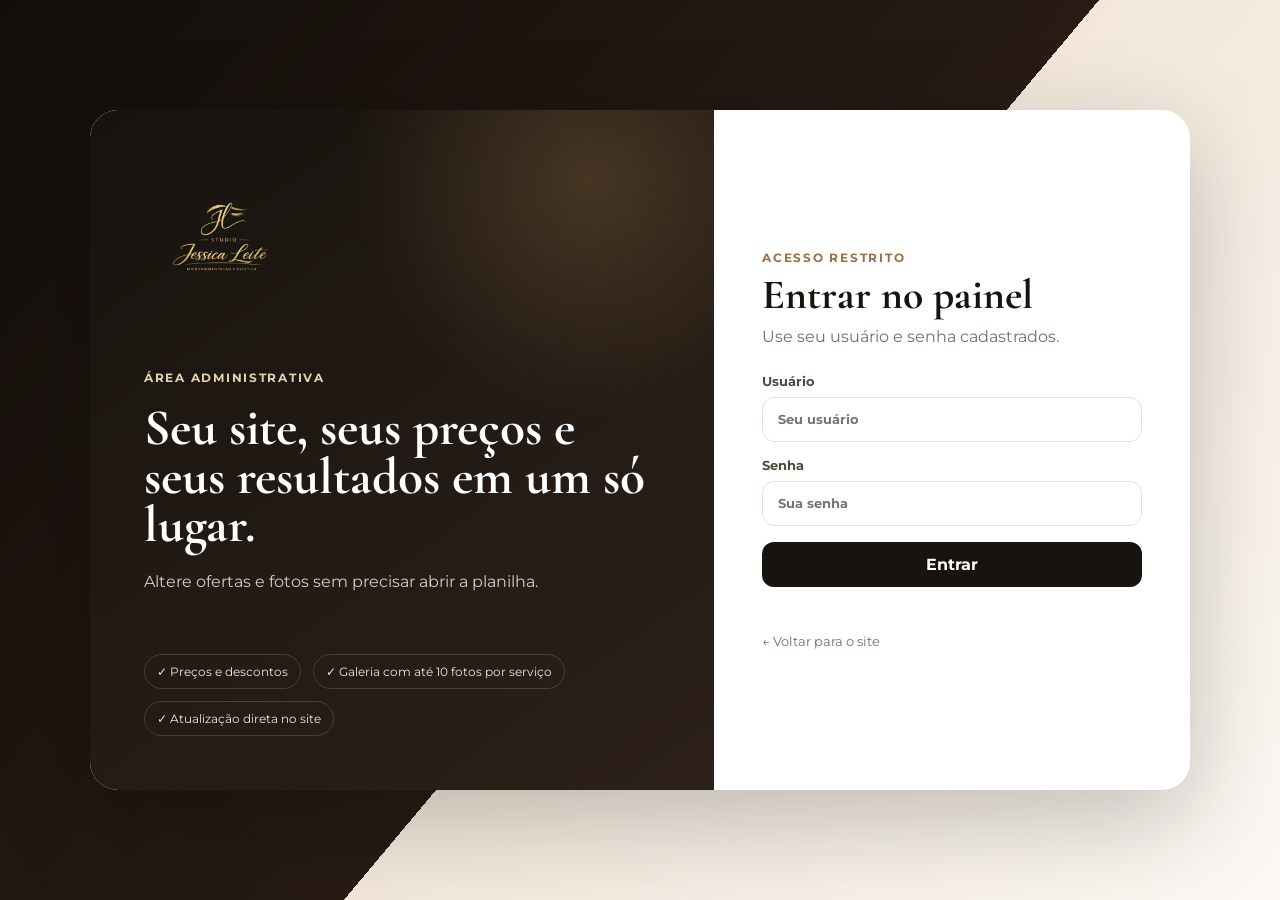
<file: admin.html>
<!DOCTYPE html>
<html lang="pt-BR">
<head>
  <meta charset="UTF-8">
  <meta name="viewport" content="width=device-width, initial-scale=1.0">
  <meta name="robots" content="noindex,nofollow">
  <meta name="theme-color" content="#15110e">
  <title>Painel | Studio Jessica Leite</title>
  <link rel="preconnect" href="https://fonts.googleapis.com">
  <link rel="preconnect" href="https://fonts.gstatic.com" crossorigin>
  <link href="https://fonts.googleapis.com/css2?family=Cormorant+Garamond:wght@600;700&family=Montserrat:wght@400;500;600;700&display=swap" rel="stylesheet">
  <link rel="stylesheet" href="admin.css?v=29">
</head>
<body>
  <section id="loginScreen" class="login-screen">
    <div class="login-shell">
      <div class="login-brand-panel">
        <a href="index.html" class="brand"><img src="assets/logo-novo.png" alt="Studio Jessica Leite"></a>
        <div class="login-copy">
          <span class="eyebrow">Área administrativa</span>
          <h1>Seu site, seus preços e seus resultados em um só lugar.</h1>
          <p>Altere ofertas e fotos sem precisar abrir a planilha.</p>
        </div>
        <div class="login-points">
          <span>✓ Preços e descontos</span>
          <span>✓ Galeria com até 10 fotos por serviço</span>
          <span>✓ Atualização direta no site</span>
        </div>
      </div>

      <form id="loginForm" class="login-card">
        <span class="mini-label">Acesso restrito</span>
        <h2>Entrar no painel</h2>
        <p>Use seu usuário e senha cadastrados.</p>
        <label>Usuário<input name="usuario" autocomplete="username" required placeholder="Seu usuário"></label>
        <label>Senha<input name="senha" type="password" autocomplete="current-password" required placeholder="Sua senha"></label>
        <button class="btn primary" type="submit">Entrar</button>
        <small id="loginMsg" class="form-message"></small>
        <a class="back-link" href="index.html">← Voltar para o site</a>
      </form>
    </div>
  </section>

  <div id="app" class="app hidden">
    <aside id="sidebar" class="sidebar">
      <div class="side-brand"><img src="assets/logo-novo.png" alt="Studio Jessica Leite"></div>
      <nav>
        <button class="nav-btn active" data-view="procedimentos"><span>✦</span> Procedimentos</button>
        <button class="nav-btn" data-view="clientes"><span>◎</span> Clientes</button>
        <button class="nav-btn" data-view="seguranca"><span>⌁</span> Segurança</button>
      </nav>
      <div class="side-bottom">
        <a href="index.html" target="_blank" rel="noopener">Ver site ↗</a>
        <button id="logoutBtn" type="button">Sair</button>
      </div>
    </aside>

    <main class="main">
      <header class="topbar">
        <button id="menuBtn" class="menu-btn" aria-label="Abrir menu">☰</button>
        <div><strong>Painel Studio Jessica Leite</strong><small id="userInfo"></small></div>
        <a href="index.html" target="_blank" rel="noopener" class="top-site-link">Abrir site ↗</a>
      </header>

      <div class="content">
        <section id="view-procedimentos" class="view active">
          <div class="page-heading">
            <div><span class="eyebrow dark">Conteúdo do site</span><h1>Procedimentos</h1><p>Hoje você tem Micropigmentação, Design, Cílios e Brow Lamination. Edite os serviços atuais ou crie uma nova aba sempre que precisar.</p></div>
            <div class="heading-actions"><button id="addProcedureBtn" class="btn primary" type="button">+ Novo procedimento</button><button id="refreshBtn" class="btn secondary" type="button">Atualizar dados</button></div>
          </div>

          <div id="summaryCards" class="summary-grid"></div>

          <div class="workspace">
            <aside class="service-switcher" id="serviceSwitcher"></aside>

            <section class="editor-panel">
              <div class="editor-head">
                <div><span class="mini-label">Editando</span><h2 id="editorTitle">Procedimento</h2></div>
                <span id="saveStatus" class="save-status">Dados sincronizados</span>
              </div>

              <form id="procedureForm">
                <div class="form-grid">
                  <label class="span-2">Nome do procedimento<input name="nome" maxlength="120" required></label>
                  <label>Preço original (de)<div class="money-input"><span>R$</span><input name="precoOriginal" inputmode="decimal" placeholder="1.000,00"></div></label>
                  <label>Preço principal<div class="money-input"><span>R$</span><input name="precoPromocional" inputmode="decimal" placeholder="500,00"></div></label>
                  <div class="discount-preview"><span>Desconto automático</span><strong id="discountPreview">—</strong><small id="discountHelper">Preencha os dois valores.</small></div>
                  <label>Como mostrar o preço<select name="tipoPreco"><option value="A partir de">A partir de</option><option value="Por">Por</option></select><small class="field-help">Escolha se o site vai mostrar “A partir de R$ ...” ou “Por R$ ...”.</small></label>
                  <label>Observação do preço<input name="observacaoPreco" maxlength="120" placeholder="Ex.: por sessão, manutenção, valor inicial"><small class="field-help">Essa observação aparece abaixo do valor.</small></label>
                  <label class="span-2">Descrição<textarea name="descricao" rows="4" maxlength="900" placeholder="Descrição curta do procedimento"></textarea></label>
                  <label class="toggle-row span-2"><span><strong>Mostrar no site</strong><small>Desative para ocultar temporariamente esse procedimento.</small></span><input name="ativo" type="checkbox"><i></i></label>
                </div>

                <div class="preview-card">
                  <div><span>Prévia da oferta</span><strong id="previewName">Procedimento</strong></div>
                  <div class="preview-price"><del id="previewOld"></del><b id="previewCurrent">Consultar</b><em id="previewBadge"></em><small id="previewNote"></small></div>
                </div>

                <div class="form-actions"><button class="btn primary" type="submit">Salvar alterações</button></div>
                <small id="formMsg" class="form-message"></small>
              </form>

              <div class="gallery-admin">
                <div class="gallery-admin-head">
                  <div><span class="mini-label">Galeria do procedimento</span><h3>Fotos no site</h3><p>Você pode manter até 10 imagens. O painel envia as fotos para o Google Drive automaticamente.</p></div>
                  <div class="photo-counter"><strong id="photoCount">0</strong><span>/ 10</span></div>
                </div>

                <div id="photoGrid" class="photo-grid-admin"></div>

                <div class="upload-box">
                  <label class="upload-picker">Adicionar fotos<input id="imageInput" type="file" accept="image/*" multiple></label>
                  <div class="upload-copy"><strong>Escolha até 5 por vez</strong><small>As imagens são otimizadas antes do envio.</small></div>
                  <button id="uploadBtn" class="btn secondary" type="button" disabled>Enviar fotos</button>
                </div>
                <div id="selectedFiles" class="selected-files"></div>
                <small id="uploadMsg" class="form-message"></small>
              </div>
            </section>
          </div>
        </section>

        <section id="view-clientes" class="view">
          <div class="page-heading">
            <div><span class="eyebrow dark">Leads do site</span><h1>Clientes interessados</h1><p>Todos que preencherem o formulário antes do WhatsApp aparecem aqui para você poder retornar o contato.</p></div>
            <button id="refreshLeadsBtn" class="btn secondary" type="button">Atualizar clientes</button>
          </div>

          <div class="lead-admin-summary">
            <article><span>Total de contatos</span><strong id="leadTotal">0</strong></article>
            <article><span>Novos</span><strong id="leadNew">0</strong></article>
            <article><span>Agendados</span><strong id="leadScheduled">0</strong></article>
          </div>

          <div class="lead-admin-card">
            <div class="lead-toolbar">
              <input id="leadSearch" type="search" placeholder="Buscar por nome, telefone ou procedimento">
              <select id="leadStatusFilter">
                <option value="">Todos os status</option>
                <option value="Novo">Novo</option>
                <option value="Contatado">Contatado</option>
                <option value="Agendado">Agendado</option>
                <option value="Sem resposta">Sem resposta</option>
              </select>
            </div>
            <div id="leadList" class="lead-list"><div class="lead-empty">Carregando clientes...</div></div>
            <small id="leadsMsg" class="form-message"></small>
          </div>
        </section>

        <section id="view-seguranca" class="view">
          <div class="page-heading"><div><span class="eyebrow dark">Conta</span><h1>Segurança</h1><p>Altere sua senha de acesso ao painel.</p></div></div>
          <form id="passwordForm" class="security-card">
            <label>Senha atual<input name="senhaAtual" type="password" autocomplete="current-password" required></label>
            <label>Nova senha<input name="novaSenha" type="password" minlength="6" autocomplete="new-password" required></label>
            <label>Confirmar nova senha<input name="confirmarSenha" type="password" minlength="6" autocomplete="new-password" required></label>
            <button class="btn primary" type="submit">Alterar senha</button>
            <small id="passwordMsg" class="form-message"></small>
          </form>
        </section>
      </div>
    </main>
  </div>


  <div id="procedureModal" class="admin-modal" aria-hidden="true">
    <div class="admin-modal-backdrop" data-close-procedure-modal></div>
    <form id="newProcedureForm" class="admin-modal-card">
      <button class="admin-modal-close" type="button" data-close-procedure-modal aria-label="Fechar">×</button>
      <span class="mini-label">Novo campo no site</span>
      <h2>Adicionar procedimento</h2>
      <p>O painel cria uma nova aba na planilha e o serviço passa a aparecer automaticamente no site.</p>
      <label>Nome do procedimento<input name="nome" maxlength="120" required placeholder="Ex.: Lash Lifting"></label>
      <label>Descrição curta<textarea name="descricao" rows="3" maxlength="900" placeholder="Descreva o resultado ou diferencial"></textarea></label>
      <button class="btn primary" type="submit">Criar procedimento</button>
      <small id="newProcedureMsg" class="form-message"></small>
    </form>
  </div>

  <div id="toast" class="toast"></div>
  <script src="admin.js?v=290"></script>
</body>
</html>
</file>
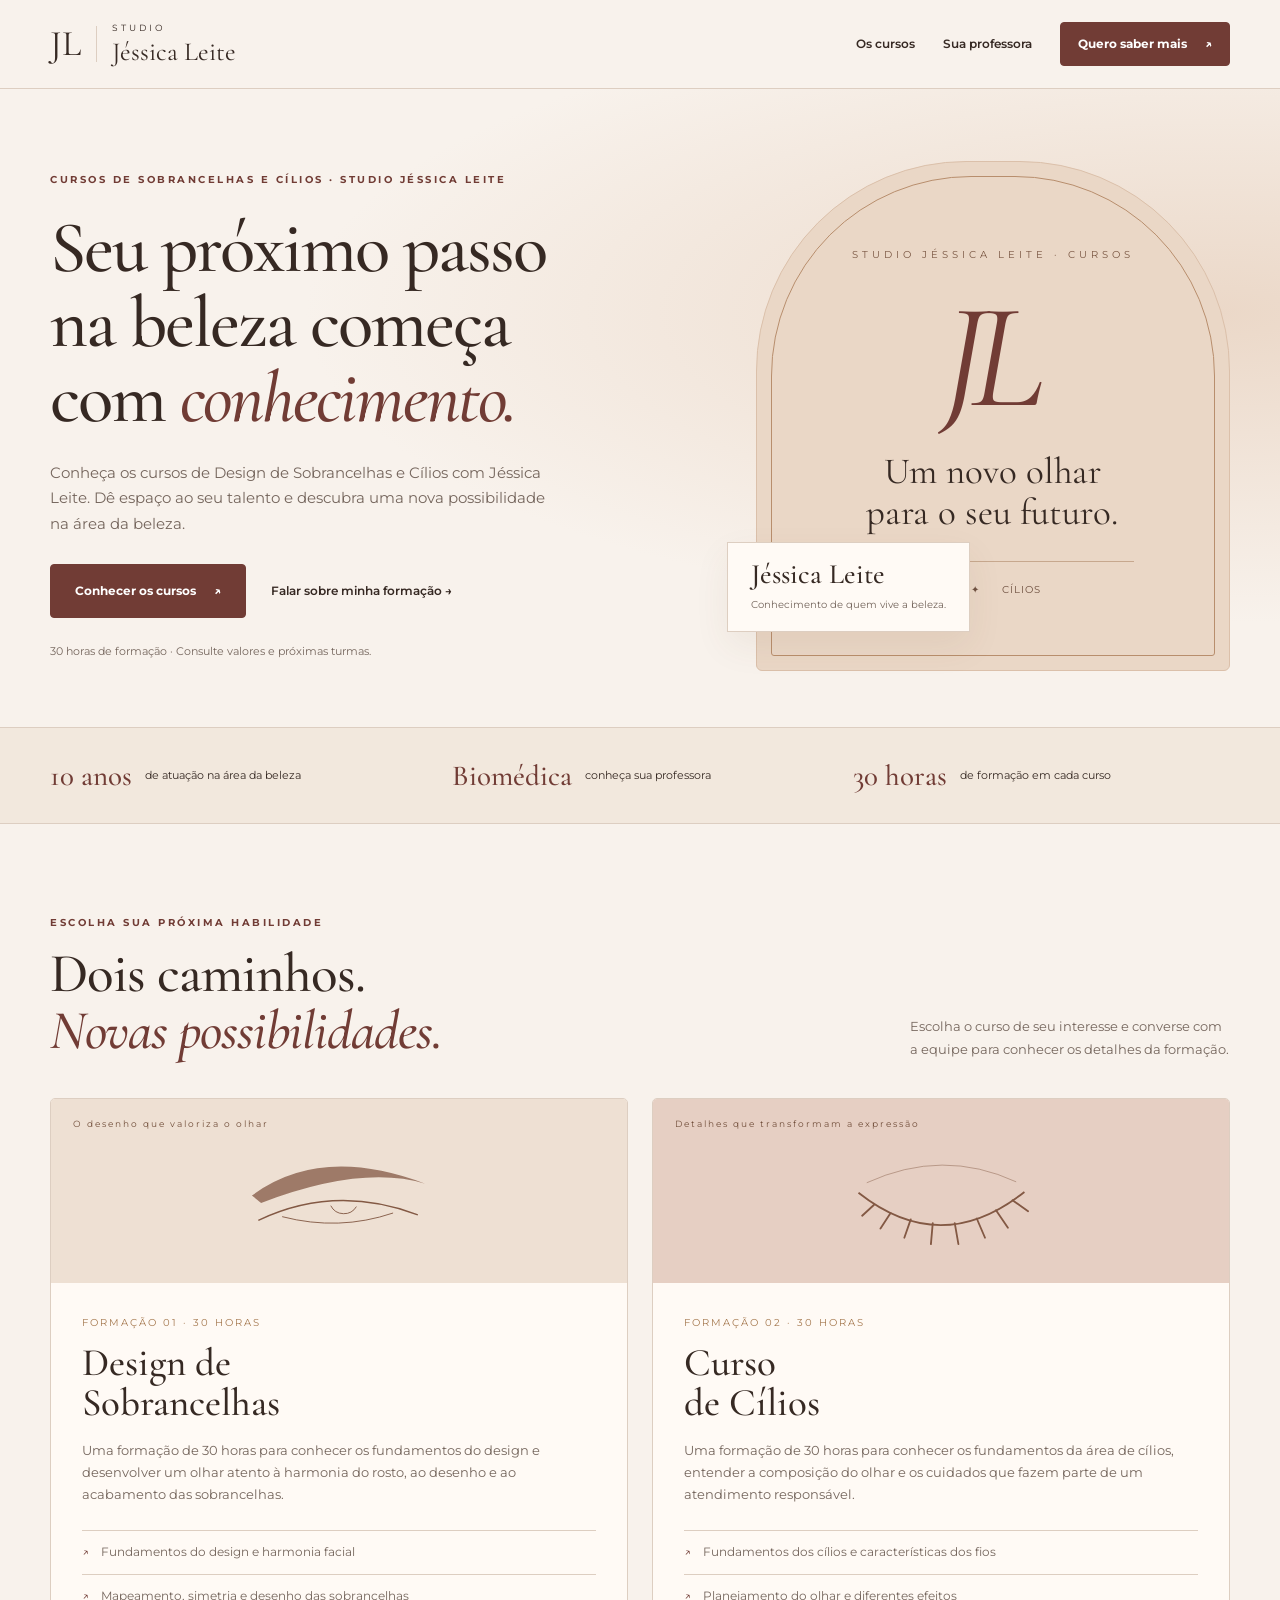
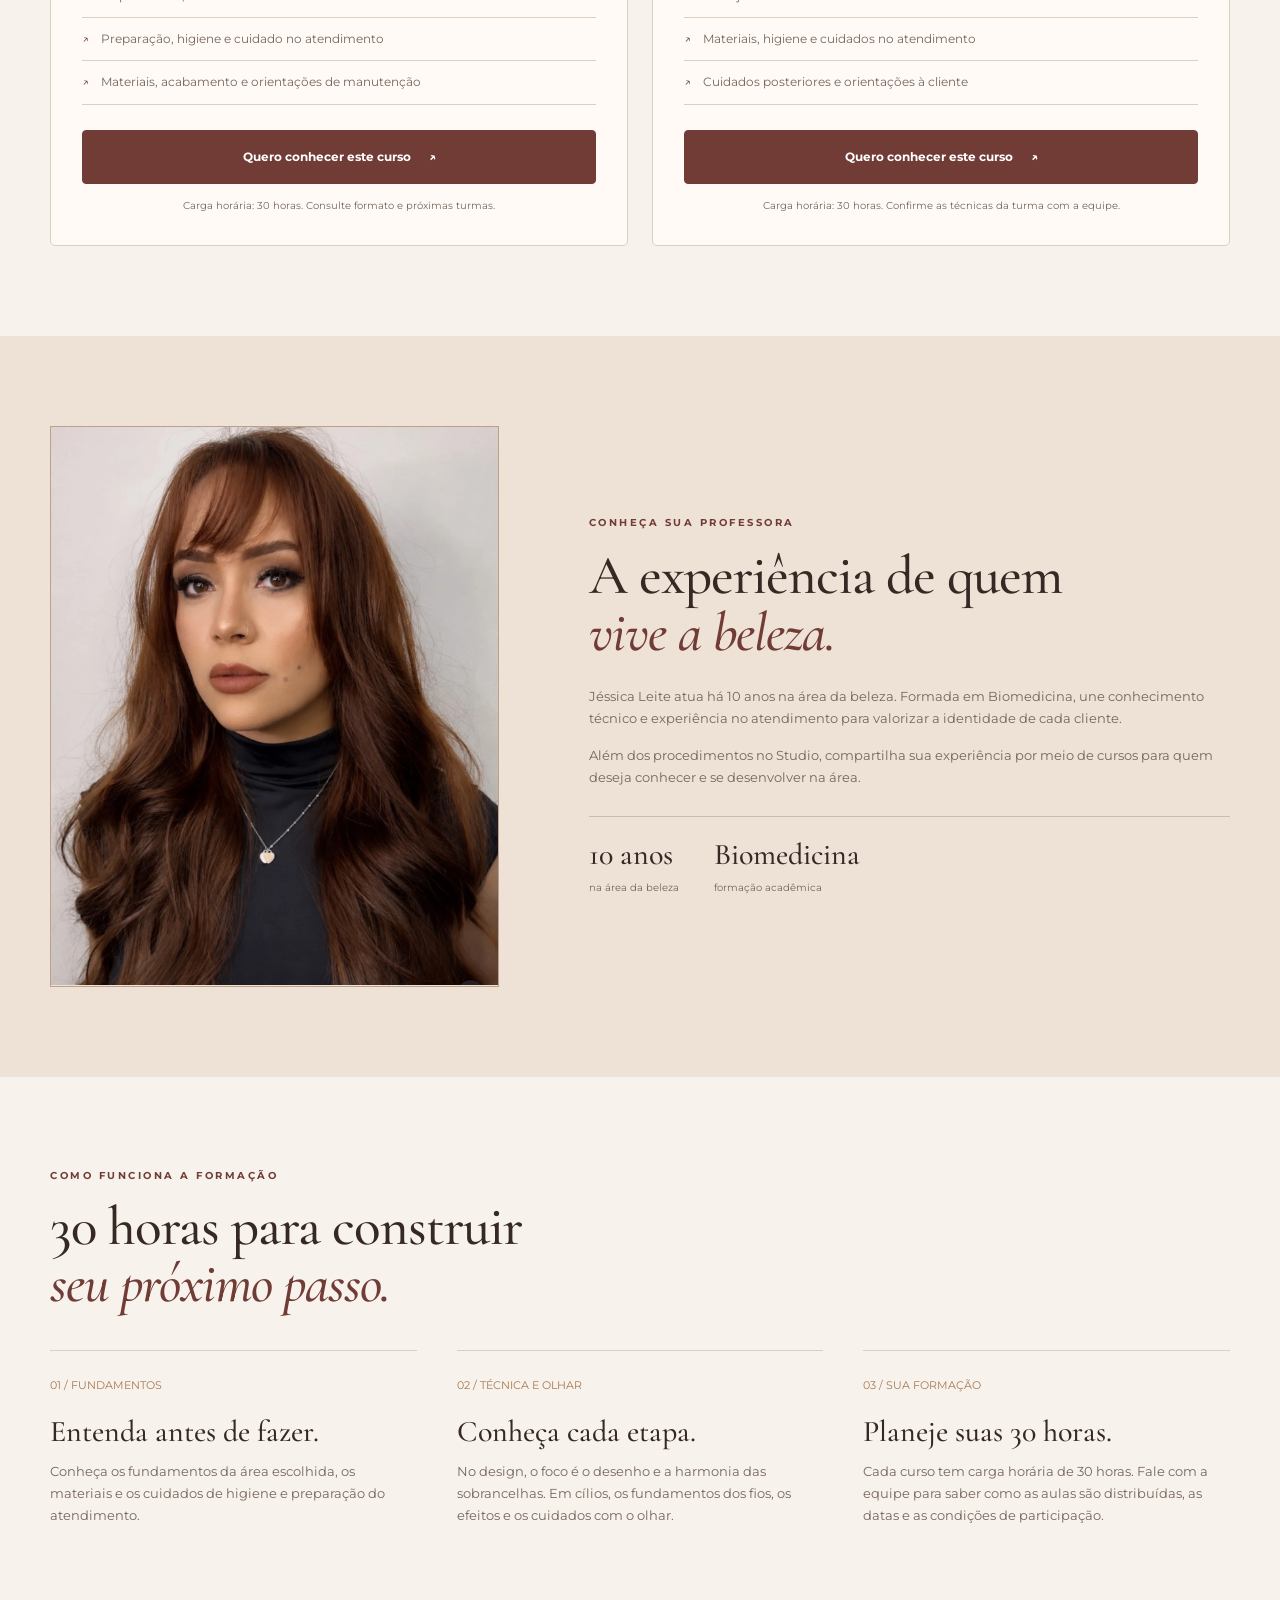
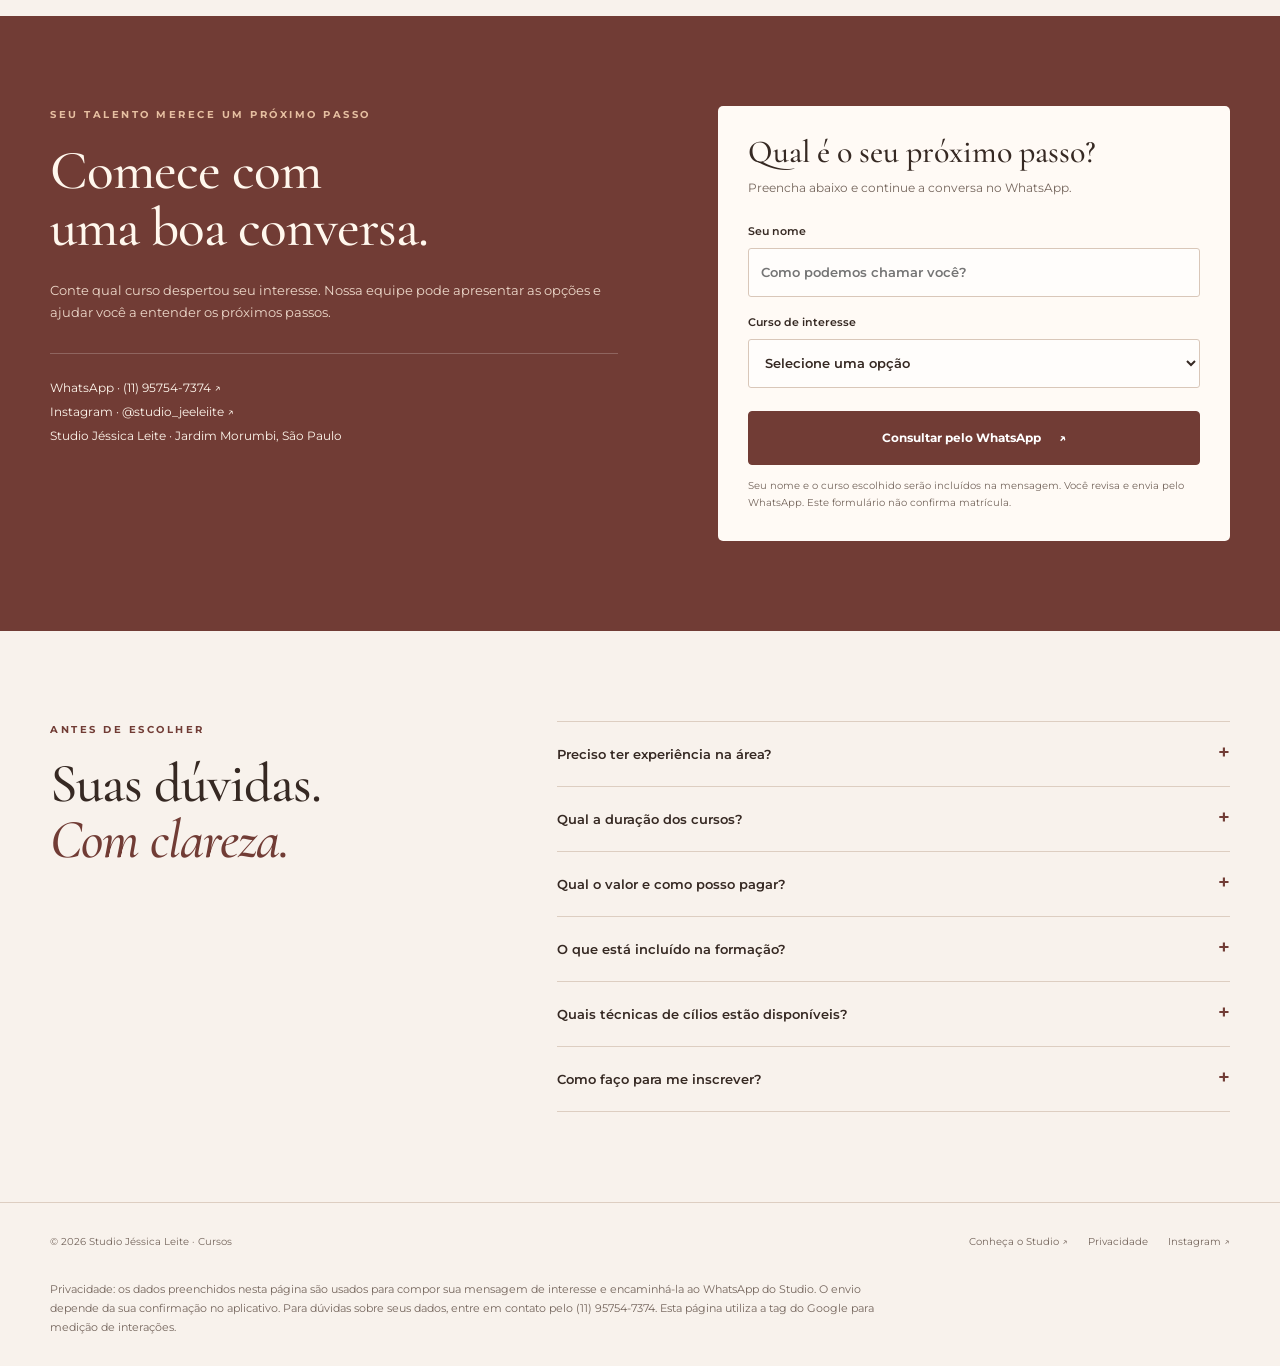
<file: cursos.html>
<!DOCTYPE html>
<html lang="pt-BR">
<head>
<meta charset="UTF-8"><meta name="viewport" content="width=device-width,initial-scale=1">
<title>Cursos de Design de Sobrancelhas e Cílios | Studio Jéssica Leite</title>
<meta name="description" content="Conheça os cursos de Design de Sobrancelhas e Cílios do Studio Jéssica Leite. Formações com carga horária de 30 horas. Conheça os cursos e consulte valores e próximas turmas.">
<meta name="theme-color" content="#713c35"><link rel="canonical" href="https://www.studiojessicaleite.com.br/cursos.html">
<meta property="og:title" content="Seu próximo passo na beleza | Cursos Studio Jéssica Leite"><meta property="og:description" content="Design de Sobrancelhas e Cílios. Conheça os cursos e converse com a equipe sobre sua formação."><meta property="og:type" content="website"><meta property="og:locale" content="pt_BR"><meta property="og:url" content="https://www.studiojessicaleite.com.br/cursos.html">
<link rel="preconnect" href="https://fonts.googleapis.com"><link rel="preconnect" href="https://fonts.gstatic.com" crossorigin><link href="https://fonts.googleapis.com/css2?family=Cormorant+Garamond:ital,wght@0,500;0,600;1,500;1,600&family=Montserrat:wght@400;500;600;700&display=swap" rel="stylesheet">
<script async src="https://www.googletagmanager.com/gtag/js?id=AW-17755074618"></script>
<script>window.dataLayer=window.dataLayer||[];function gtag(){dataLayer.push(arguments)}gtag('js',new Date());gtag('config','AW-17755074618');</script>
<style>
:root{--paper:#f8f2ec;--ink:#362923;--muted:#75665d;--wine:#713c35;--gold:#a67a51;--line:#ddcec1;--serif:'Cormorant Garamond',Georgia,serif;--sans:Montserrat,Arial,sans-serif}*{box-sizing:border-box}html{scroll-behavior:smooth;scroll-padding-top:94px}body{margin:0;background:var(--paper);color:var(--ink);font-family:var(--sans);font-size:15px;line-height:1.7}a{color:inherit;text-decoration:none}button,input,select{font:inherit}button,a,input,select,summary{-webkit-tap-highlight-color:transparent}:focus-visible{outline:3px solid #a67a51;outline-offset:5px}img{display:block;max-width:100%}.wrap{width:min(1180px,calc(100% - 48px));margin:auto}.skip{position:fixed;top:-100px;background:white;padding:12px;z-index:99}.skip:focus{top:8px}.nav{background:rgba(248,242,236,.96);border-bottom:1px solid var(--line);position:sticky;top:0;z-index:10}.nav-inner{display:flex;align-items:center;justify-content:space-between;gap:24px;min-height:88px}.brand{display:flex;gap:15px;align-items:center}.monogram{font-family:var(--serif);font-size:36px;border-right:1px solid var(--line);padding-right:15px;line-height:1}.brand-name{font-family:var(--serif);font-size:26px;line-height:1.05}.brand-name small{display:block;font-family:var(--sans);font-size:9px;text-transform:uppercase;letter-spacing:3px;margin-bottom:5px}.nav-links{display:flex;align-items:center;gap:28px;font-size:12px;font-weight:600}.nav-links a:hover,.text-link:hover{color:var(--wine);text-decoration:underline}.button{display:inline-flex;justify-content:center;align-items:center;gap:18px;background:var(--wine);color:#fff;padding:16px 24px;border:1px solid var(--wine);border-radius:4px;min-height:54px;font-size:12px;font-weight:700;line-height:1.5;cursor:pointer;transition:background .2s,transform .2s}.button:hover{background:#552c27;transform:translateY(-2px)}.button.light{background:#f9ede2;color:var(--wine);border-color:#f9ede2}.button.outline{color:var(--wine);background:transparent}.button.outline:hover{background:#efe2d7}.nav .button{padding:11px 17px;min-height:44px}.eyebrow{display:block;font-size:10px;letter-spacing:2.5px;text-transform:uppercase;font-weight:700;color:var(--wine)}h1,h2,h3,p{margin:0}h1,h2,h3{font-family:var(--serif);font-weight:500;line-height:1.03}h1{font-size:clamp(52px,5.7vw,80px);letter-spacing:-2px;margin:23px 0}h1 em,h2 em{font-weight:500;color:var(--wine)}h2{font-size:clamp(39px,4.3vw,60px);letter-spacing:-1px}h3{font-size:39px}p{color:var(--muted)}.hero{overflow:hidden;background:radial-gradient(ellipse at 95% 35%,#ebd8c8 0%,transparent 53%),var(--paper)}.hero-grid{display:grid;grid-template-columns:1.15fr .85fr;gap:65px;align-items:center;padding:72px 0 56px}.hero-lead{font-size:15px;max-width:500px}.hero-actions{display:flex;align-items:center;gap:25px;flex-wrap:wrap;margin:28px 0 24px}.text-link{font-size:12px;font-weight:600}.hero-note{font-size:11px;color:var(--muted)}.hero-visual{position:relative;min-height:510px;padding:40px 28px 28px;background:#ead7c6;border-radius:210px 210px 6px 6px;display:flex;flex-direction:column;align-items:center;justify-content:center;text-align:center;isolation:isolate;border:1px solid #dbc0aa}.hero-visual:before{content:'';position:absolute;inset:14px;border:1px solid #b88e6d;border-radius:200px 200px 3px 3px;z-index:-1}.visual-title{font-size:10px;letter-spacing:4px;text-transform:uppercase;color:#7b5844}.visual-jl{font-family:var(--serif);font-style:italic;font-size:150px;line-height:1.1;color:var(--wine);letter-spacing:-14px;padding-right:15px;margin:12px 0}.visual-word{font-family:var(--serif);font-size:37px;line-height:1.1;max-width:280px}.visual-bottom{border-top:1px solid #c7a88e;padding-top:19px;margin-top:27px;display:flex;gap:22px;color:#6f5140;font-size:10px;letter-spacing:1px;text-transform:uppercase}.visual-caption{position:absolute;bottom:38px;left:-30px;background:#fffaf5;box-shadow:0 14px 36px #60402512;border:1px solid var(--line);padding:16px 23px;text-align:left}.visual-caption strong{display:block;font-family:var(--serif);font-size:28px;font-weight:500;line-height:1.1}.visual-caption span{font-size:10px;color:var(--muted)}.hero-visual.has-photo{padding:0;overflow:hidden}.hero-visual.has-photo>img{position:absolute;width:100%;height:100%;object-fit:cover;inset:0}.hero-visual.has-photo .visual-default,.hero-visual.has-photo .visual-caption{display:none}.strip{border-block:1px solid var(--line);background:#f2e8dd}.strip-inner{display:grid;grid-template-columns:repeat(3,1fr);padding:23px 0;gap:25px}.strip-inner div{font-size:11px;display:flex;gap:13px;align-items:center}.strip-inner b{font-family:var(--serif);font-size:29px;font-weight:500;color:var(--wine)}section.block{padding:90px 0}.section-head{display:flex;justify-content:space-between;gap:36px;align-items:end;margin-bottom:38px}.section-head .eyebrow{margin-bottom:15px}.section-head>p{max-width:320px;font-size:13px}.course-grid{display:grid;grid-template-columns:repeat(2,minmax(0,1fr));gap:24px}.course{border:1px solid var(--line);background:#fffaf5;border-radius:5px;overflow:hidden}.course-top{min-height:184px;background:#eee0d3;position:relative;display:flex;align-items:center;justify-content:center;overflow:hidden}.course-top svg{width:220px;height:120px;color:#835944}.course-top>span{position:absolute;top:17px;left:22px;font-size:9px;letter-spacing:2px;color:#73503c}.course-top[data-image-slot="cilios"]{background:#e6cfc3}.course-top>img{position:absolute;width:100%;height:100%;object-fit:cover;inset:0}.course-body{padding:31px}.course-number{font-size:10px;letter-spacing:2px;color:var(--gold);display:block;margin-bottom:12px}.course p{font-size:13px;margin-top:16px}.course ul{padding:0;list-style:none;border-top:1px solid var(--line);margin:25px 0}.course li{display:flex;gap:12px;padding:11px 0;border-bottom:1px solid var(--line);font-size:12px;color:var(--muted)}.course li:before{content:'↗';color:var(--wine)}.course .button{width:100%}.course small{display:block;font-size:10px;color:var(--muted);margin-top:13px;text-align:center}.teacher{background:#eee1d6}.teacher-grid{display:grid;grid-template-columns:.7fr 1fr;gap:90px;align-items:center}.teacher-art{min-height:360px;border:1px solid #bca087;display:flex;align-items:center;justify-content:center;position:relative;padding:30px}.teacher-art:before{content:'';position:absolute;inset:12px;border:1px solid #d6beaa}.teacher-sign{font-family:var(--serif);font-style:italic;font-size:62px;line-height:1.05;color:var(--wine);text-align:center;z-index:1}.teacher-sign small{display:block;font:9px var(--sans);text-transform:uppercase;letter-spacing:3px;margin-top:23px}.teacher-art.has-photo{padding:0;overflow:hidden}.teacher-art.has-photo img{position:absolute;inset:0;width:100%;height:100%;object-fit:cover}.teacher-art.has-photo .teacher-sign{display:none}.teacher-copy h2{margin:17px 0 23px}.teacher-copy p{font-size:13px;margin:15px 0}.credentials{display:flex;gap:35px;border-top:1px solid #d0bba8;margin-top:28px;padding-top:20px}.credentials strong{display:block;font-family:var(--serif);font-size:30px;line-height:1.2;font-weight:500}.credentials span{font-size:10px;color:var(--muted)}.steps{display:grid;grid-template-columns:repeat(3,1fr);gap:40px}.step{border-top:1px solid var(--line);padding-top:20px}.step>span{font-size:11px;color:var(--gold)}.step h3{font-size:30px;margin:20px 0 12px}.step p{font-size:13px}.contact{background:var(--wine);color:#fff7ed}.contact-grid{display:grid;grid-template-columns:1fr .9fr;gap:100px;align-items:start}.contact .eyebrow{color:#e6bfa1}.contact h2{margin:20px 0 23px}.contact p{color:#edd8ca;font-size:13px}.contact-info{margin-top:30px;border-top:1px solid #ffffff35;padding-top:22px;font-size:12px;line-height:2}.contact-info a{display:block}.inquiry{padding:30px;background:#fffaf5;color:var(--ink);border-radius:5px}.inquiry h3{font-size:32px;margin-bottom:9px}.inquiry p{color:var(--muted);font-size:12px;margin-bottom:24px}.inquiry label{display:block;font-size:11px;font-weight:600;margin-top:16px}.inquiry input,.inquiry select{display:block;width:100%;border:1px solid #d9c7b9;background:#fffdfb;color:var(--ink);min-height:49px;margin-top:7px;padding:12px;border-radius:3px;font-size:13px}.inquiry .button{width:100%;margin-top:23px}.inquiry small{display:block;color:var(--muted);font-size:10px;line-height:1.7;margin-top:12px}.faq-grid{display:grid;grid-template-columns:.65fr 1fr;gap:70px}.faq-grid h2{margin-top:18px}.faq details{border-bottom:1px solid var(--line)}.faq details:first-child{border-top:1px solid var(--line)}.faq summary{padding:21px 26px 21px 0;font-size:13px;font-weight:600;cursor:pointer;position:relative;list-style:none}.faq summary::-webkit-details-marker{display:none}.faq summary:after{content:'+';position:absolute;right:0;font-size:20px;top:13px;color:var(--wine)}.faq details[open] summary:after{content:'−'}.faq details p{font-size:12px;padding-bottom:23px}.footer{border-top:1px solid var(--line);padding:30px 0}.footer-inner{display:flex;justify-content:space-between;align-items:center;gap:20px;font-size:10px;color:var(--muted)}.footer-links{display:flex;gap:20px;flex-wrap:wrap}.privacy-note{font-size:11px;max-width:850px;padding-top:30px}.mobile-bar{display:none}.optional-gallery{display:none}.optional-gallery.has-photos{display:block;margin-top:35px}.gallery-grid{display:grid;grid-template-columns:repeat(3,1fr);gap:18px}.gallery-grid img{width:100%;aspect-ratio:4/5;object-fit:cover;border-radius:4px}.optional-gallery .eyebrow{margin-bottom:20px}@media(min-width:1500px){.hero-grid{padding:90px 0}}@media(max-width:900px){.nav-links{gap:18px}.nav-links .desktop-link{display:none}.hero-grid{gap:30px;grid-template-columns:1.15fr .85fr}.hero-visual{min-height:440px}.visual-jl{font-size:120px}.visual-word{font-size:30px}.visual-caption{left:-14px;padding:12px}.teacher-grid,.contact-grid{gap:40px}.faq-grid{gap:35px}.steps{gap:25px}}@media(max-width:640px){html{scroll-padding-top:80px}.wrap{width:calc(100% - 36px)}.nav-inner{min-height:76px;gap:12px}.brand{gap:9px}.monogram{font-size:29px;padding-right:9px}.brand-name{font-size:21px}.brand-name small{font-size:8px}.nav .button{font-size:10px;padding:10px 12px;min-height:42px}.hero-grid{display:block;padding:42px 0 35px}h1{font-size:55px;letter-spacing:-1.7px;margin:19px 0}.eyebrow{font-size:9px;letter-spacing:1.8px}.hero-lead{font-size:13px}.hero-actions{gap:18px;margin-top:24px}.hero-actions .button{width:100%}.hero-actions .text-link{margin:auto}.hero-note{text-align:center;font-size:10px}.hero-visual{margin-top:32px;min-height:300px;border-radius:145px 145px 4px 4px;padding:30px 20px}.hero-visual:before{border-radius:135px 135px 3px 3px}.visual-title{font-size:8px}.visual-jl{font-size:95px;margin:0}.visual-word{font-size:29px;max-width:none}.visual-bottom{margin-top:18px;padding-top:13px;font-size:8px}.visual-caption{display:none}.strip-inner{gap:12px;padding:20px 0}.strip-inner div{flex-direction:column;align-items:start;font-size:9px;gap:3px;line-height:1.5}.strip-inner b{font-size:25px}section.block{padding:56px 0}.section-head{display:block;margin-bottom:25px}.section-head>p{margin-top:18px;max-width:none;font-size:12px}h2{font-size:42px}.course-grid{grid-template-columns:1fr;gap:22px}.course-body{padding:25px}.course-top{min-height:155px}h3{font-size:36px}.course p{font-size:12px}.teacher-grid{display:flex;flex-direction:column-reverse;gap:30px}.teacher-art{width:100%;min-height:260px}.teacher-sign{font-size:52px}.credentials{gap:30px}.credentials strong{font-size:27px}.steps{grid-template-columns:1fr;gap:25px}.step h3{margin:10px 0;font-size:28px}.step p{font-size:12px}.contact-grid,.faq-grid{grid-template-columns:1fr;gap:30px}.inquiry{padding:24px}.footer{padding-bottom:110px}.footer-inner{align-items:start;flex-direction:column;gap:17px}.mobile-bar{display:flex;position:fixed;bottom:0;left:0;right:0;z-index:12;justify-content:space-between;align-items:center;gap:12px;background:#fffaf5;border-top:1px solid var(--line);padding:12px 18px calc(12px + env(safe-area-inset-bottom))}.mobile-bar span{font-size:10px;line-height:1.4}.mobile-bar strong{display:block;color:var(--wine);font-size:12px}.mobile-bar .button{min-height:44px;padding:11px 14px;font-size:11px}.gallery-grid{grid-template-columns:repeat(2,1fr)}.faq summary{font-size:12px}}@media(prefers-reduced-motion:reduce){html{scroll-behavior:auto}*{transition:none!important}}

/* Fotos reais dos procedimentos do Studio; não são registros de aulas. */
.course-top.has-photo{height:310px;min-height:0}.course-top.has-photo svg,.course-top.has-photo>span{display:none}.course-top>img{object-position:center;object-fit:contain}
.teacher-art.has-photo{min-height:490px;aspect-ratio:4/5}.teacher-art.has-photo img{object-fit:contain;background:#eee1d6}.teacher-art.has-photo:before{display:none}
@media(max-width:640px){.course-top.has-photo{height:270px;min-height:0}.teacher-art.has-photo{min-height:0;aspect-ratio:4/5}}
</style>
</head>
<body>
<a class="skip" href="#conteudo">Pular para o conteúdo</a>
<header class="nav"><div class="wrap nav-inner"><a class="brand" href="index.html" aria-label="Studio Jéssica Leite, site principal"><span class="monogram">JL</span><span class="brand-name"><small>Studio</small>Jéssica Leite</span></a><nav class="nav-links" aria-label="Menu dos cursos"><a class="desktop-link" href="#cursos">Os cursos</a><a class="desktop-link" href="#professora">Sua professora</a><a class="button" href="#informacoes">Quero saber mais <span aria-hidden="true">↗</span></a></nav></div></header>
<main id="conteudo">
<section class="hero"><div class="wrap hero-grid"><div><span class="eyebrow">Cursos de sobrancelhas e cílios · Studio Jéssica Leite</span><h1>Seu próximo passo<br>na beleza começa<br>com <em>conhecimento.</em></h1><p class="hero-lead">Conheça os cursos de Design de Sobrancelhas e Cílios com Jéssica Leite. Dê espaço ao seu talento e descubra uma nova possibilidade na área da beleza.</p><div class="hero-actions"><a class="button" href="#cursos">Conhecer os cursos <span aria-hidden="true">↗</span></a><a class="text-link" href="#informacoes">Falar sobre minha formação →</a></div><p class="hero-note">30 horas de formação · Consulte valores e próximas turmas.</p></div><div class="hero-visual" data-image-slot="principal"><div class="visual-default"><div class="visual-title">Studio Jéssica Leite · Cursos</div><div class="visual-jl" aria-hidden="true">JL</div><div class="visual-word">Um novo olhar<br>para o seu futuro.</div><div class="visual-bottom"><span>Sobrancelhas</span><span>✦</span><span>Cílios</span></div></div><div class="visual-caption"><strong>Jéssica Leite</strong><span>Conhecimento de quem vive a beleza.</span></div></div></div></section>
<div class="strip"><div class="wrap strip-inner"><div><b>10 anos</b><span>de atuação na área da beleza</span></div><div><b>Biomédica</b><span>conheça sua professora</span></div><div><b>30 horas</b><span>de formação em cada curso</span></div></div></div>
<section class="block" id="cursos"><div class="wrap"><div class="section-head"><div><span class="eyebrow">Escolha sua próxima habilidade</span><h2>Dois caminhos.<br><em>Novas possibilidades.</em></h2></div><p>Escolha o curso de seu interesse e converse com a equipe para conhecer os detalhes da formação.</p></div><div class="course-grid">
<article class="course" id="design"><div class="course-top" data-image-slot="design"><span>O desenho que valoriza o olhar</span><svg viewBox="0 0 240 120" fill="none" aria-hidden="true"><path d="M25 65 Q100 9 214 52 Q145 31 35 73Z" fill="currentColor" opacity=".75"/><path d="M32 92 Q116 52 206 86" stroke="currentColor" stroke-width="1.5"/><path d="M58 88 Q120 104 179 84" stroke="currentColor"/><path d="M111 76 A16 16 0 0 0 139 77" stroke="currentColor"/></svg></div><div class="course-body"><span class="course-number">FORMAÇÃO 01 · 30 HORAS</span><h3>Design de<br>Sobrancelhas</h3><p>Uma formação de 30 horas para conhecer os fundamentos do design e desenvolver um olhar atento à harmonia do rosto, ao desenho e ao acabamento das sobrancelhas.</p><ul aria-label="Conteúdo do curso de design"><li>Fundamentos do design e harmonia facial</li><li>Mapeamento, simetria e desenho das sobrancelhas</li><li>Preparação, higiene e cuidado no atendimento</li><li>Materiais, acabamento e orientações de manutenção</li></ul><a class="button" data-course="Design de Sobrancelhas" href="https://wa.me/5511957547374?text=Ol%C3%A1%21%20Quero%20informa%C3%A7%C3%B5es%20sobre%20o%20curso%20de%20Design%20de%20Sobrancelhas.">Quero conhecer este curso <span aria-hidden="true">↗</span></a><small>Carga horária: 30 horas. Consulte formato e próximas turmas.</small></div></article>
<article class="course" id="cilios"><div class="course-top" data-image-slot="cilios"><span>Detalhes que transformam a expressão</span><svg viewBox="0 0 240 120" fill="none" aria-hidden="true"><path d="M30 62 Q120 133 211 61" stroke="currentColor" stroke-width="2"/><path d="M47 75L34 87M65 84L54 101M87 91L80 111M111 95L109 118M135 95L139 118M159 90L168 111M180 81L193 100M198 70L215 82" stroke="currentColor" stroke-width="2" stroke-linecap="round"/><path d="M39 51Q122 13 202 50" stroke="currentColor" opacity=".5"/></svg></div><div class="course-body"><span class="course-number">FORMAÇÃO 02 · 30 HORAS</span><h3>Curso<br>de Cílios</h3><p>Uma formação de 30 horas para conhecer os fundamentos da área de cílios, entender a composição do olhar e os cuidados que fazem parte de um atendimento responsável.</p><ul aria-label="Conteúdo do curso de cílios"><li>Fundamentos dos cílios e características dos fios</li><li>Planejamento do olhar e diferentes efeitos</li><li>Materiais, higiene e cuidados no atendimento</li><li>Cuidados posteriores e orientações à cliente</li></ul><a class="button" data-course="Cílios" href="https://wa.me/5511957547374?text=Ol%C3%A1%21%20Quero%20informa%C3%A7%C3%B5es%20sobre%20o%20curso%20de%20C%C3%ADlios.">Quero conhecer este curso <span aria-hidden="true">↗</span></a><small>Carga horária: 30 horas. Confirme as técnicas da turma com a equipe.</small></div></article>
</div></div></section>
<section class="block teacher" id="professora"><div class="wrap teacher-grid"><div class="teacher-art" data-image-slot="professora"><div class="teacher-sign">Jéssica<br>Leite<small>Experiência que se compartilha</small></div></div><div class="teacher-copy"><span class="eyebrow">Conheça sua professora</span><h2>A experiência de quem<br><em>vive a beleza.</em></h2><p>Jéssica Leite atua há 10 anos na área da beleza. Formada em Biomedicina, une conhecimento técnico e experiência no atendimento para valorizar a identidade de cada cliente.</p><p>Além dos procedimentos no Studio, compartilha sua experiência por meio de cursos para quem deseja conhecer e se desenvolver na área.</p><div class="credentials"><div><strong>10 anos</strong><span>na área da beleza</span></div><div><strong>Biomedicina</strong><span>formação acadêmica</span></div></div></div></div></section>
<section class="block"><div class="wrap"><div class="section-head"><div><span class="eyebrow">Como funciona a formação</span><h2>30 horas para construir<br><em>seu próximo passo.</em></h2></div></div><div class="steps"><article class="step"><span>01 / FUNDAMENTOS</span><h3>Entenda antes de fazer.</h3><p>Conheça os fundamentos da área escolhida, os materiais e os cuidados de higiene e preparação do atendimento.</p></article><article class="step"><span>02 / TÉCNICA E OLHAR</span><h3>Conheça cada etapa.</h3><p>No design, o foco é o desenho e a harmonia das sobrancelhas. Em cílios, os fundamentos dos fios, os efeitos e os cuidados com o olhar.</p></article><article class="step"><span>03 / SUA FORMAÇÃO</span><h3>Planeje suas 30 horas.</h3><p>Cada curso tem carga horária de 30 horas. Fale com a equipe para saber como as aulas são distribuídas, as datas e as condições de participação.</p></article></div><div class="optional-gallery" id="galeria"><span class="eyebrow">Um olhar sobre o Studio</span><div class="gallery-grid" id="fotos-cursos"></div></div></div></section>
<section class="block contact" id="informacoes"><div class="wrap contact-grid"><div><span class="eyebrow">Seu talento merece um próximo passo</span><h2>Comece com<br>uma boa conversa.</h2><p>Conte qual curso despertou seu interesse. Nossa equipe pode apresentar as opções e ajudar você a entender os próximos passos.</p><div class="contact-info"><a href="https://wa.me/5511957547374?text=Ol%C3%A1%21%20Quero%20conhecer%20os%20cursos%20do%20Studio." data-course="Quero orientação">WhatsApp · (11) 95754-7374 ↗</a><a href="https://www.instagram.com/studio_jeeleiite/" target="_blank" rel="noopener">Instagram · @studio_jeeleiite ↗</a><span>Studio Jéssica Leite · Jardim Morumbi, São Paulo</span></div></div><form class="inquiry" id="course-form"><h3>Qual é o seu próximo passo?</h3><p>Preencha abaixo e continue a conversa no WhatsApp.</p><label for="nome">Seu nome<input id="nome" name="nome" autocomplete="name" maxlength="80" required placeholder="Como podemos chamar você?"></label><label for="curso">Curso de interesse<select id="curso" name="curso" required><option value="">Selecione uma opção</option><option value="Design de Sobrancelhas">Design de Sobrancelhas</option><option value="Cílios">Cílios</option><option value="Design de Sobrancelhas e Cílios">Tenho interesse nos dois cursos</option><option value="Quero orientação">Preciso de ajuda para escolher</option></select></label><button class="button" type="submit">Consultar pelo WhatsApp <span aria-hidden="true">↗</span></button><small>Seu nome e o curso escolhido serão incluídos na mensagem. Você revisa e envia pelo WhatsApp. Este formulário não confirma matrícula.</small></form></div></section>
<section class="block faq" id="duvidas"><div class="wrap faq-grid"><div><span class="eyebrow">Antes de escolher</span><h2>Suas dúvidas.<br><em>Com clareza.</em></h2></div><div><details><summary>Preciso ter experiência na área?</summary><p>Converse com a equipe sobre sua experiência e seus objetivos. Assim, você pode confirmar o nível e os pré-requisitos da formação escolhida antes da inscrição.</p></details><details><summary>Qual a duração dos cursos?</summary><p>O curso de Design de Sobrancelhas e o curso de Cílios têm carga horária de 30 horas cada. Consulte a equipe para conhecer a distribuição das aulas e as próximas datas.</p></details><details><summary>Qual o valor e como posso pagar?</summary><p>Consulte pelo WhatsApp o investimento e as formas de pagamento para o curso escolhido. A equipe apresenta as condições antes da inscrição.</p></details><details><summary>O que está incluído na formação?</summary><p>Solicite o programa completo e confirme com a equipe os materiais, as atividades e as condições de certificação de cada curso.</p></details><details><summary>Quais técnicas de cílios estão disponíveis?</summary><p>A equipe apresenta as modalidades de formação disponíveis e orienta sobre as técnicas de cada curso. Informe o que você deseja aprender para receber os detalhes.</p></details><details><summary>Como faço para me inscrever?</summary><p>Escolha o curso e fale com a equipe pelo WhatsApp. Você receberá as informações e poderá confirmar disponibilidade, condições e próximos passos para a matrícula.</p></details></div></div></section>
</main>
<footer class="footer"><div class="wrap"><div class="footer-inner"><span>© <span id="ano">2026</span> Studio Jéssica Leite · Cursos</span><div class="footer-links"><a href="index.html">Conheça o Studio ↗</a><a href="#privacidade">Privacidade</a><a href="https://www.instagram.com/studio_jeeleiite/" target="_blank" rel="noopener">Instagram ↗</a></div></div><p id="privacidade" class="privacy-note">Privacidade: os dados preenchidos nesta página são usados para compor sua mensagem de interesse e encaminhá-la ao WhatsApp do Studio. O envio depende da sua confirmação no aplicativo. Para dúvidas sobre seus dados, entre em contato pelo (11) 95754-7374. Esta página utiliza a tag do Google para medição de interações.</p></div></footer>
<div class="mobile-bar"><span>Seu próximo passo<strong>Cursos Studio Jéssica</strong></span><a class="button" href="#informacoes">Quero informações ↗</a></div>
<script>
/* FOTOS: cole os links entre as aspas. Sem foto, a composição editorial continua completa. */
const FOTOS_CURSOS={"principal": "", "design": "https://drive.google.com/thumbnail?id=1Csq_gZuQUfxtg3ZetUBCEdcEK6GPsjcl&sz=w1600", "cilios": "https://drive.google.com/thumbnail?id=1Y-P75TeNPmrONIKVhJZ-1kRcJ040HPaq&sz=w1600", "professora": "assets/jessica-hero.webp", "galeria": []};
const TELEFONE_CURSOS='5511957547374';
/* Para medir leads de cursos separadamente no Google Ads, preencha com o send_to
   da ação específica. Vazio evita usar a conversão de agendamentos do Studio.
   Esta ação mede a intenção de contato, não matrícula nem mensagem enviada. */
const CONVERSAO_CURSOS='';
function contatoUrl(curso,nome){let mensagem=nome?'Olá! Meu nome é '+nome+'. ':'Olá! ';mensagem+='Tenho interesse em '+(curso==='Quero orientação'?'conhecer os cursos do Studio': 'curso de '+curso)+'. Gostaria de saber o conteúdo, o formato, a duração, os valores e as próximas turmas.';return 'https://wa.me/'+TELEFONE_CURSOS+'?text='+encodeURIComponent(mensagem)}
function medirContato(curso,origem){if(typeof gtag!=='function')return;gtag('event','curso_whatsapp_click',{curso:curso,origem:origem});if(CONVERSAO_CURSOS)gtag('event','conversion',{send_to:CONVERSAO_CURSOS});}
document.querySelectorAll('[data-course]').forEach(link=>{const curso=link.dataset.course;link.href=contatoUrl(curso,'');link.addEventListener('click',()=>medirContato(curso,'botao'));});
document.getElementById('course-form').addEventListener('submit',event=>{event.preventDefault();const form=event.currentTarget;const nome=form.elements.nome.value.trim();if(!nome){form.elements.nome.setCustomValidity('Digite seu nome para continuar.');form.elements.nome.reportValidity();return}form.elements.nome.setCustomValidity('');if(!form.reportValidity())return;const curso=form.elements.curso.value;medirContato(curso,'formulario');window.location.assign(contatoUrl(curso,nome));});
document.getElementById('nome').addEventListener('input',event=>event.target.setCustomValidity(''));
document.getElementById('ano').textContent=new Date().getFullYear();
function imagemSegura(url){try{const parsed=new URL(url,location.href);return ['https:','http:','file:'].includes(parsed.protocol)}catch{return false}}
Object.entries(FOTOS_CURSOS).forEach(([slot,url])=>{if(slot==='galeria'||!url||!imagemSegura(url))return;const box=document.querySelector('[data-image-slot="'+slot+'"]');if(!box)return;const img=new Image();img.alt=slot==='professora'||slot==='principal'?'Jéssica Leite, professora dos cursos':'Studio Jéssica Leite — '+(slot==='design'?'design de sobrancelhas':'cílios');img.loading=slot==='principal'?'eager':'lazy';img.addEventListener('load',()=>box.classList.add('has-photo'));img.addEventListener('error',()=>img.remove());img.src=url;box.appendChild(img);});
FOTOS_CURSOS.galeria.filter(imagemSegura).forEach(url=>{const img=new Image();img.alt='Cursos do Studio Jéssica Leite';img.loading='eager';img.addEventListener('load',()=>document.getElementById('galeria').classList.add('has-photos'));img.addEventListener('error',()=>img.remove());img.src=url;document.getElementById('fotos-cursos').appendChild(img);});
</script>
</body></html>
</file>
<file: admin.css>
:root{
  --ink:#17130f;--ink-2:#2a211b;--paper:#fbf8f4;--card:#fff;--line:#e9dfd5;
  --gold:#bb8c53;--gold-2:#e8d2b6;--muted:#786e66;--green:#217a50;--red:#b73e45;
  --shadow:0 18px 60px rgba(37,26,18,.09);--radius:20px
}
*{box-sizing:border-box}html{font-family:Montserrat,Arial,sans-serif;background:var(--paper);color:var(--ink)}body{margin:0;background:var(--paper)}button,input,textarea,select{font:inherit}button{cursor:pointer}.hidden{display:none!important}
a{color:inherit;text-decoration:none}.eyebrow,.mini-label{font-size:.72rem;letter-spacing:.15em;text-transform:uppercase;font-weight:700}.eyebrow{color:#e8d2b6}.eyebrow.dark,.mini-label{color:#9a7044}
.login-screen{min-height:100vh;padding:24px;display:grid;place-items:center;background:linear-gradient(130deg,#120e0b 0%,#271b14 54%,#f2e7da 54%,#fbf8f4 100%)}
.login-shell{width:min(1100px,100%);display:grid;grid-template-columns:1.05fr .8fr;box-shadow:0 30px 100px rgba(0,0,0,.22);border-radius:28px;overflow:hidden;background:#fff}.login-brand-panel{min-height:680px;padding:54px;display:flex;flex-direction:column;background:radial-gradient(circle at 80% 10%,rgba(187,140,83,.25),transparent 30%),linear-gradient(145deg,#17130f,#2d2119);color:#fff}.brand img,.side-brand img{display:block;width:160px;height:auto}.login-copy{margin:auto 0}.login-copy h1{font:700 clamp(2.5rem,4vw,4.4rem)/.95 "Cormorant Garamond",serif;margin:18px 0;max-width:580px}.login-copy p{color:#d8cdc5;line-height:1.7;max-width:520px}.login-points{display:flex;gap:12px;flex-wrap:wrap;color:#efe6de;font-size:.78rem}.login-points span{border:1px solid rgba(255,255,255,.15);padding:9px 12px;border-radius:99px}.login-card{padding:58px 48px;display:flex;flex-direction:column;justify-content:center}.login-card h2{font:700 2.6rem/1 "Cormorant Garamond",serif;margin:10px 0}.login-card>p{color:var(--muted);margin:0 0 28px}.login-card label,.security-card label,.form-grid>label{display:flex;flex-direction:column;gap:8px;font-size:.8rem;font-weight:700;color:#514840;margin-bottom:16px}.login-card input,.security-card input,.form-grid input,.form-grid textarea,.form-grid select{width:100%;border:1px solid var(--line);background:#fff;padding:14px 15px;border-radius:12px;outline:none;transition:.2s}.login-card input:focus,.security-card input:focus,.form-grid input:focus,.form-grid textarea:focus,.form-grid select:focus{border-color:var(--gold);box-shadow:0 0 0 3px rgba(187,140,83,.12)}.back-link{margin-top:22px;font-size:.8rem;color:var(--muted)}
.btn{border:0;border-radius:12px;padding:13px 18px;font-weight:700;transition:.2s}.btn:disabled{opacity:.45;cursor:not-allowed}.btn.primary{background:var(--ink);color:#fff}.btn.primary:hover{transform:translateY(-1px);background:#2c211a}.btn.secondary{background:#f4ede6;color:var(--ink);border:1px solid #e4d5c6}.form-message{display:block;margin-top:10px;min-height:1.1em;color:var(--red);font-weight:600}.form-message.success{color:var(--green)}
.app{min-height:100vh;display:grid;grid-template-columns:250px 1fr}.sidebar{position:sticky;top:0;height:100vh;background:#17130f;color:#fff;padding:26px 18px;display:flex;flex-direction:column}.side-brand{padding:6px 12px 30px}.side-brand img{filter:brightness(0) invert(1);width:145px}.sidebar nav{display:flex;flex-direction:column;gap:7px}.nav-btn{border:0;background:transparent;color:#cfc6bf;padding:13px 14px;border-radius:11px;text-align:left;font-weight:600}.nav-btn:hover,.nav-btn.active{background:#2b211a;color:#fff}.nav-btn span{display:inline-block;width:25px;color:#d4aa79}.side-bottom{margin-top:auto;border-top:1px solid rgba(255,255,255,.1);padding-top:20px;display:flex;flex-direction:column;gap:12px}.side-bottom a,.side-bottom button{font-size:.82rem;color:#cfc6bf;background:none;border:0;text-align:left;padding:4px 12px}.main{min-width:0}.topbar{height:78px;padding:0 30px;border-bottom:1px solid var(--line);background:rgba(251,248,244,.93);backdrop-filter:blur(10px);display:flex;align-items:center;gap:14px;position:sticky;top:0;z-index:20}.topbar>div{display:flex;flex-direction:column;gap:4px}.topbar small{color:var(--muted)}.menu-btn{display:none;border:1px solid var(--line);background:#fff;border-radius:10px;width:40px;height:40px}.top-site-link{margin-left:auto;font-weight:700;font-size:.8rem}.content{padding:34px;max-width:1420px;width:100%;margin:0 auto}.view{display:none}.view.active{display:block}.page-heading{display:flex;justify-content:space-between;align-items:flex-end;gap:24px;margin-bottom:26px}.page-heading h1{font:700 clamp(2.4rem,4vw,3.8rem)/1 "Cormorant Garamond",serif;margin:7px 0}.page-heading p{color:var(--muted);max-width:740px;line-height:1.6;margin:0}.heading-actions{display:flex;gap:10px;flex-wrap:wrap}.field-help{font-size:.68rem!important;color:var(--muted)!important;font-weight:500!important;line-height:1.45}.summary-grid{display:grid;grid-template-columns:repeat(3,1fr);gap:15px;margin-bottom:24px}.summary-card{background:#fff;border:1px solid var(--line);border-radius:16px;padding:18px 20px;display:flex;justify-content:space-between;gap:15px;box-shadow:0 8px 30px rgba(37,26,18,.04)}.summary-card span{font-size:.78rem;color:var(--muted)}.summary-card strong{display:block;margin-top:5px}.summary-card b{font:700 2rem/1 "Cormorant Garamond",serif}.workspace{display:grid;grid-template-columns:220px minmax(0,1fr);gap:20px}.service-switcher{display:flex;flex-direction:column;gap:10px}.service-btn{background:#fff;border:1px solid var(--line);border-radius:15px;padding:17px;text-align:left;transition:.2s}.service-btn:hover,.service-btn.active{border-color:#bea07e;box-shadow:0 10px 30px rgba(60,42,28,.08)}.service-btn span{display:block;color:var(--muted);font-size:.72rem;margin-top:5px}.service-btn.active:before{content:"";display:block;width:30px;height:3px;border-radius:10px;background:var(--gold);margin-bottom:10px}.editor-panel{background:#fff;border:1px solid var(--line);border-radius:22px;box-shadow:var(--shadow);overflow:hidden}.editor-head{padding:24px 28px;border-bottom:1px solid var(--line);display:flex;align-items:center;justify-content:space-between;gap:15px}.editor-head h2{font:700 2rem/1 "Cormorant Garamond",serif;margin:5px 0 0}.save-status{font-size:.72rem;color:var(--green);background:#ecf7f1;border-radius:99px;padding:7px 10px}.editor-panel form{padding:26px 28px}.form-grid{display:grid;grid-template-columns:repeat(2,minmax(0,1fr));gap:0 18px}.span-2{grid-column:1/-1}.money-input{display:flex;align-items:center;border:1px solid var(--line);border-radius:12px;overflow:hidden}.money-input:focus-within{border-color:var(--gold);box-shadow:0 0 0 3px rgba(187,140,83,.12)}.money-input span{padding:0 0 0 14px;color:#897b70;font-weight:600}.money-input input{border:0!important;box-shadow:none!important}.discount-preview{margin-bottom:16px;background:#f8f2ea;border:1px dashed #dac5ad;border-radius:14px;padding:13px 15px;display:grid;grid-template-columns:1fr auto;gap:2px 12px;align-content:center}.discount-preview span{font-size:.75rem;color:var(--muted)}.discount-preview strong{font-size:1.15rem}.discount-preview small{grid-column:1/-1;color:var(--muted);font-size:.7rem}.toggle-row{flex-direction:row!important;align-items:center;justify-content:space-between;background:#faf6f1;padding:14px 16px;border-radius:14px}.toggle-row span{display:flex;flex-direction:column;gap:3px}.toggle-row small{color:var(--muted);font-weight:400}.toggle-row input{position:absolute;opacity:0;width:0!important}.toggle-row i{width:46px;height:26px;border-radius:99px;background:#cfc7c0;position:relative;transition:.2s}.toggle-row i:after{content:"";width:20px;height:20px;background:#fff;border-radius:50%;position:absolute;left:3px;top:3px;box-shadow:0 2px 6px rgba(0,0,0,.15);transition:.2s}.toggle-row input:checked+i{background:var(--green)}.toggle-row input:checked+i:after{transform:translateX(20px)}.preview-card{margin-top:4px;border:1px solid var(--line);border-radius:16px;background:linear-gradient(145deg,#1d1713,#30231b);color:#fff;padding:18px 20px;display:flex;justify-content:space-between;align-items:center;gap:20px}.preview-card>div:first-child span{font-size:.7rem;color:#c9bbb0;text-transform:uppercase;letter-spacing:.08em}.preview-card>div:first-child strong{display:block;margin-top:5px}.preview-price{display:flex;align-items:baseline;gap:8px;flex-wrap:wrap;justify-content:flex-end}.preview-price del{color:#c5b6aa;font-size:.76rem}.preview-price b{font-size:1.35rem}.preview-price em{font-style:normal;background:#f0dcc3;color:#1d1713;padding:4px 7px;border-radius:99px;font-size:.65rem;font-weight:800}.preview-price small{width:100%;text-align:right;color:#c9bbb0}.form-actions{display:flex;justify-content:flex-end;margin-top:20px}.gallery-admin{padding:28px;border-top:1px solid var(--line);background:#fcfaf7}.gallery-admin-head{display:flex;justify-content:space-between;align-items:flex-start;gap:20px}.gallery-admin-head h3{font:700 2rem/1 "Cormorant Garamond",serif;margin:6px 0}.gallery-admin-head p{color:var(--muted);margin:0;line-height:1.5}.photo-counter{display:flex;align-items:baseline;gap:3px;padding:9px 12px;border-radius:12px;background:#fff;border:1px solid var(--line)}.photo-counter strong{font-size:1.2rem}.photo-counter span{color:var(--muted);font-size:.75rem}.photo-grid-admin{display:grid;grid-template-columns:repeat(5,minmax(0,1fr));gap:10px;margin:22px 0}.photo-admin-item{aspect-ratio:1/1;border-radius:13px;overflow:hidden;background:#eee;position:relative;border:1px solid var(--line)}.photo-admin-item img{width:100%;height:100%;object-fit:cover;display:block}.photo-admin-item button{position:absolute;right:7px;top:7px;width:29px;height:29px;border-radius:50%;border:0;background:rgba(20,14,10,.84);color:#fff;font-size:16px}.photo-empty{grid-column:1/-1;border:1px dashed #d8c9bb;border-radius:14px;padding:25px;text-align:center;color:var(--muted)}.upload-box{display:flex;align-items:center;gap:14px;background:#fff;border:1px solid var(--line);border-radius:14px;padding:13px}.upload-picker{background:#f3e8dd;padding:11px 14px;border-radius:10px;font-weight:700;font-size:.78rem;cursor:pointer}.upload-picker input{display:none}.upload-copy{display:flex;flex-direction:column;gap:2px}.upload-copy small{color:var(--muted)}.upload-box .btn{margin-left:auto}.selected-files{font-size:.75rem;color:var(--muted);margin-top:8px}.security-card{background:#fff;border:1px solid var(--line);border-radius:20px;padding:28px;max-width:620px;box-shadow:var(--shadow)}.toast{position:fixed;right:20px;bottom:20px;background:#17130f;color:#fff;padding:13px 17px;border-radius:12px;box-shadow:0 12px 40px rgba(0,0,0,.22);transform:translateY(120px);opacity:0;transition:.25s;z-index:100}.toast.show{transform:translateY(0);opacity:1}
@media(max-width:1050px){.app{grid-template-columns:1fr}.sidebar{position:fixed;left:-270px;z-index:50;width:250px;transition:.25s}.sidebar.open{left:0}.menu-btn{display:block}.workspace{grid-template-columns:1fr}.service-switcher{display:grid;grid-template-columns:repeat(auto-fit,minmax(150px,1fr))}.photo-grid-admin{grid-template-columns:repeat(4,1fr)}}
@media(max-width:760px){.heading-actions{width:100%}.heading-actions .btn{flex:1}.login-screen{padding:0;background:#fff}.login-shell{grid-template-columns:1fr;border-radius:0;box-shadow:none}.login-brand-panel{min-height:auto;padding:30px 24px}.login-copy{margin:42px 0}.login-copy h1{font-size:2.7rem}.login-points{display:none}.login-card{padding:38px 24px}.content{padding:22px 14px}.topbar{padding:0 14px}.top-site-link{font-size:0}.top-site-link:after{content:"↗";font-size:18px}.page-heading{align-items:flex-start;flex-direction:column}.summary-grid{grid-template-columns:1fr}.service-switcher{grid-template-columns:1fr 1fr 1fr;overflow:auto}.service-btn{padding:13px;font-size:.75rem}.editor-head,.editor-panel form,.gallery-admin{padding:20px 16px}.form-grid{grid-template-columns:1fr}.span-2{grid-column:auto}.preview-card{align-items:flex-start;flex-direction:column}.preview-price{justify-content:flex-start}.preview-price small{text-align:left}.photo-grid-admin{grid-template-columns:repeat(3,1fr)}.upload-box{align-items:flex-start;flex-wrap:wrap}.upload-box .btn{margin-left:0;width:100%}}
@media(max-width:460px){.photo-grid-admin{grid-template-columns:repeat(2,1fr)}.service-switcher{gap:6px}.service-btn{padding:10px}.editor-head{align-items:flex-start;flex-direction:column}.gallery-admin-head{flex-direction:column}.photo-counter{align-self:flex-start}}

/* ===== CLIENTES / LEADS ===== */
.lead-admin-summary{display:grid;grid-template-columns:repeat(3,1fr);gap:14px;margin-bottom:20px}
.lead-admin-summary article{background:#fff;border:1px solid var(--line);border-radius:16px;padding:18px 20px;box-shadow:0 8px 30px rgba(37,26,18,.04)}
.lead-admin-summary span{display:block;color:var(--muted);font-size:.74rem}.lead-admin-summary strong{display:block;margin-top:5px;font:700 2rem/1 "Cormorant Garamond",serif}
.lead-admin-card{background:#fff;border:1px solid var(--line);border-radius:20px;padding:20px;box-shadow:var(--shadow)}
.lead-toolbar{display:grid;grid-template-columns:minmax(0,1fr) 190px;gap:10px;margin-bottom:16px}
.lead-toolbar input,.lead-toolbar select{height:46px;border:1px solid var(--line);border-radius:11px;background:#fff;padding:0 13px;outline:none;font:inherit;font-size:.78rem}
.lead-toolbar input:focus,.lead-toolbar select:focus{border-color:var(--gold);box-shadow:0 0 0 3px rgba(187,140,83,.1)}
.lead-list{display:grid;gap:10px}.lead-empty{padding:34px;text-align:center;color:var(--muted);border:1px dashed var(--line);border-radius:14px}
.lead-row{display:grid;grid-template-columns:minmax(180px,1.1fr) minmax(150px,.9fr) minmax(170px,1fr) 145px auto;gap:12px;align-items:center;padding:14px;border:1px solid var(--line);border-radius:14px;background:#fff}
.lead-person strong{display:block;font-size:.85rem}.lead-person small,.lead-meta small{display:block;color:var(--muted);font-size:.68rem;margin-top:4px}.lead-phone{font-size:.78rem;font-weight:700}.lead-procedure{font-size:.76rem;color:#514840;line-height:1.4}.lead-status{height:38px;border:1px solid var(--line);border-radius:10px;background:#faf7f3;padding:0 9px;font:inherit;font-size:.72rem}
.lead-actions{display:flex;gap:7px}.lead-wa{display:inline-flex;align-items:center;justify-content:center;min-width:88px;height:38px;padding:0 11px;border-radius:10px;background:#25d366;color:#fff;font-size:.69rem;font-weight:800}.lead-wa:hover{filter:brightness(.96)}
@media(max-width:950px){.lead-row{grid-template-columns:1fr 1fr}.lead-actions{justify-content:flex-start}}
@media(max-width:700px){.lead-admin-summary{grid-template-columns:1fr}.lead-toolbar{grid-template-columns:1fr}.lead-row{grid-template-columns:1fr}.lead-status{width:100%}.lead-wa{width:100%}}


/* Novo procedimento */
.admin-modal{position:fixed;inset:0;z-index:120;display:none;place-items:center;padding:20px}.admin-modal.open{display:grid}.admin-modal-backdrop{position:absolute;inset:0;background:rgba(20,14,10,.58);backdrop-filter:blur(5px)}.admin-modal-card{position:relative;z-index:1;width:min(520px,100%);background:#fff;border-radius:22px;padding:28px;box-shadow:0 28px 90px rgba(0,0,0,.24)}.admin-modal-card h2{font:700 2.35rem/1 "Cormorant Garamond",serif;margin:8px 0}.admin-modal-card>p{color:var(--muted);line-height:1.55;margin:0 0 22px}.admin-modal-card label{display:flex;flex-direction:column;gap:8px;font-size:.8rem;font-weight:700;color:#514840;margin-bottom:16px}.admin-modal-card input,.admin-modal-card textarea{width:100%;border:1px solid var(--line);background:#fff;padding:14px 15px;border-radius:12px;outline:none}.admin-modal-card input:focus,.admin-modal-card textarea:focus{border-color:var(--gold);box-shadow:0 0 0 3px rgba(187,140,83,.12)}.admin-modal-close{position:absolute;right:15px;top:15px;width:36px;height:36px;border-radius:50%;border:1px solid var(--line);background:#fff;font-size:22px;line-height:1}.admin-modal-card .btn{width:100%}
</file>
